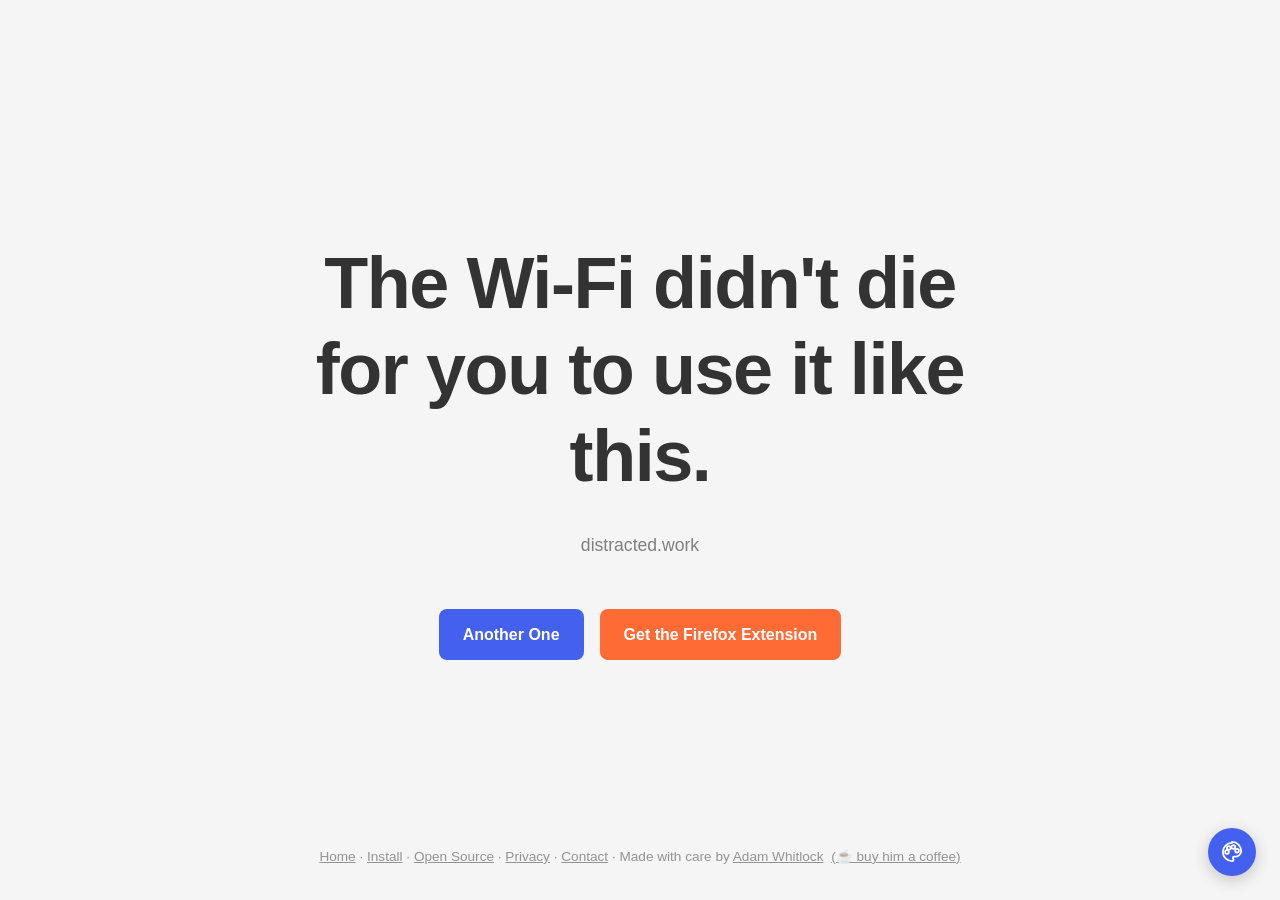
<file: index.html>
<!DOCTYPE html>
<html lang="en">
<head>
  <meta charset="UTF-8">
  <meta name="viewport" content="width=device-width, initial-scale=1.0">
  <title>Get Back to Work | distracted.work</title>
  <meta name="description" content="You're supposed to be working. Close this tab and get back to it.">
  <link rel="stylesheet" href="style.css">
  <link rel="stylesheet" href="themes.css">
  <style>
    body {
      display: flex; flex-direction: column; align-items: center; justify-content: center;
      min-height: 100vh; overflow: hidden; user-select: none;
    }

    .container { text-align: center; max-width: 800px; padding: 2rem; }

    #message {
      font-size: clamp(2rem, 6vw, 4.5rem); font-weight: 800;
      line-height: 1.2; letter-spacing: -0.02em; margin-bottom: 2rem;
      min-height: 3.6em;
      display: flex; align-items: center; justify-content: center;
      opacity: 0; animation: fadeIn 0.6s ease-out forwards;
    }

    .subtitle { font-size: 1.1rem; opacity: 0.6; margin-bottom: 3rem; }

    .actions { display: flex; gap: 1rem; justify-content: center; flex-wrap: wrap; }
  </style>
</head>
<body>
  <div class="container">
    <div id="message"></div>
    <p class="subtitle">distracted.work</p>
    <div class="actions">
      <button class="btn btn-primary" id="newMessage">Another One</button>
      <a class="btn btn-extension" href="install.html">Get the Firefox Extension</a>
    </div>
  </div>

  <footer class="site-footer" style="position: fixed; bottom: 0; left: 0; right: 0; margin-top: 0; border-top: none;">
    <a href="/">Home</a> &middot;
    <a href="install.html">Install</a> &middot;
    <a href="opensource.html">Open Source</a> &middot;
    <a href="privacy.html">Privacy</a> &middot;
    <a href="contact.html">Contact</a> &middot;
    Made with care by <a href="https://adamwhitlock.com" target="_blank">Adam Whitlock</a>
    <a class="coffee-link" href="https://ko-fi.com/adamwhitlock" target="_blank" rel="noopener">(☕ buy him a coffee)</a>
  </footer>

  <script src="theme-switcher.js"></script>
  <script>
    var MESSAGES = [
      "Oops, you did it again.",
      "This isn't what your to-do list looks like.",
      "Your future self is watching. And judging.",
      "That deadline isn't going to meet itself.",
      "Plot twist: this isn't productive.",
      "Your boss didn't pay for this tab.",
      "Procrastination level: expert. Now go back to work.",
      "You're not \"researching.\" You're avoiding.",
      "This page isn't going to write your report.",
      "Somewhere, a spreadsheet misses you.",
      "You have emails. So many emails.",
      "Remember that thing you were supposed to finish today?",
      "Distraction detected. Rerouting to productivity.",
      "Your calendar just sighed.",
      "Close the tab. Open the document.",
      "This is a sign. The sign says: get back to work.",
      "You were doing so well. What happened?",
      "Netflix will still be there at 5 PM.",
      "Your project manager can sense this.",
      "Imagine explaining this in your standup tomorrow.",
      "That task isn't going to complete itself. Probably.",
      "You've been \"taking a quick break\" for a while now.",
      "Your motivation called. It wants you back.",
      "Fun fact: this site won't help you hit your KPIs.",
      "Alt+F4 this distraction. Get back to it.",
      "You opened this tab by accident, right? Right.",
      "The Wi-Fi didn't die for you to use it like this.",
      "Your Slack status says 'Busy.' Act like it.",
      "What would your LinkedIn profile think?",
      "You're one closed tab away from being productive.",
      "Time is money. This tab is expensive.",
      "Your to-do list just got longer while you were here.",
      "Deep breaths. Close tab. Open IDE.",
      "This is the universe telling you to focus.",
      "You know what's cooler than this site? Finishing your work.",
      "Ctrl+W is your friend right now.",
      "The internet will survive without you for a few hours.",
      "You didn't wake up early for this.",
      "Your coffee is getting cold and your tasks are piling up.",
      "Every second here is a second not spent shipping."
    ];

    var lastIndex = -1;

    function getRandomMessage() {
      var index;
      do {
        index = Math.floor(Math.random() * MESSAGES.length);
      } while (index === lastIndex && MESSAGES.length > 1);
      lastIndex = index;
      return MESSAGES[index];
    }

    function displayMessage() {
      var el = document.getElementById('message');
      el.style.animation = 'none';
      void el.offsetHeight;
      el.style.animation = 'fadeIn 0.6s ease-out forwards';
      el.textContent = getRandomMessage();
    }

    document.addEventListener('DOMContentLoaded', function () {
      displayMessage();
      document.getElementById('newMessage').addEventListener('click', displayMessage);
    });
  </script>
</body>
</html>
</file>
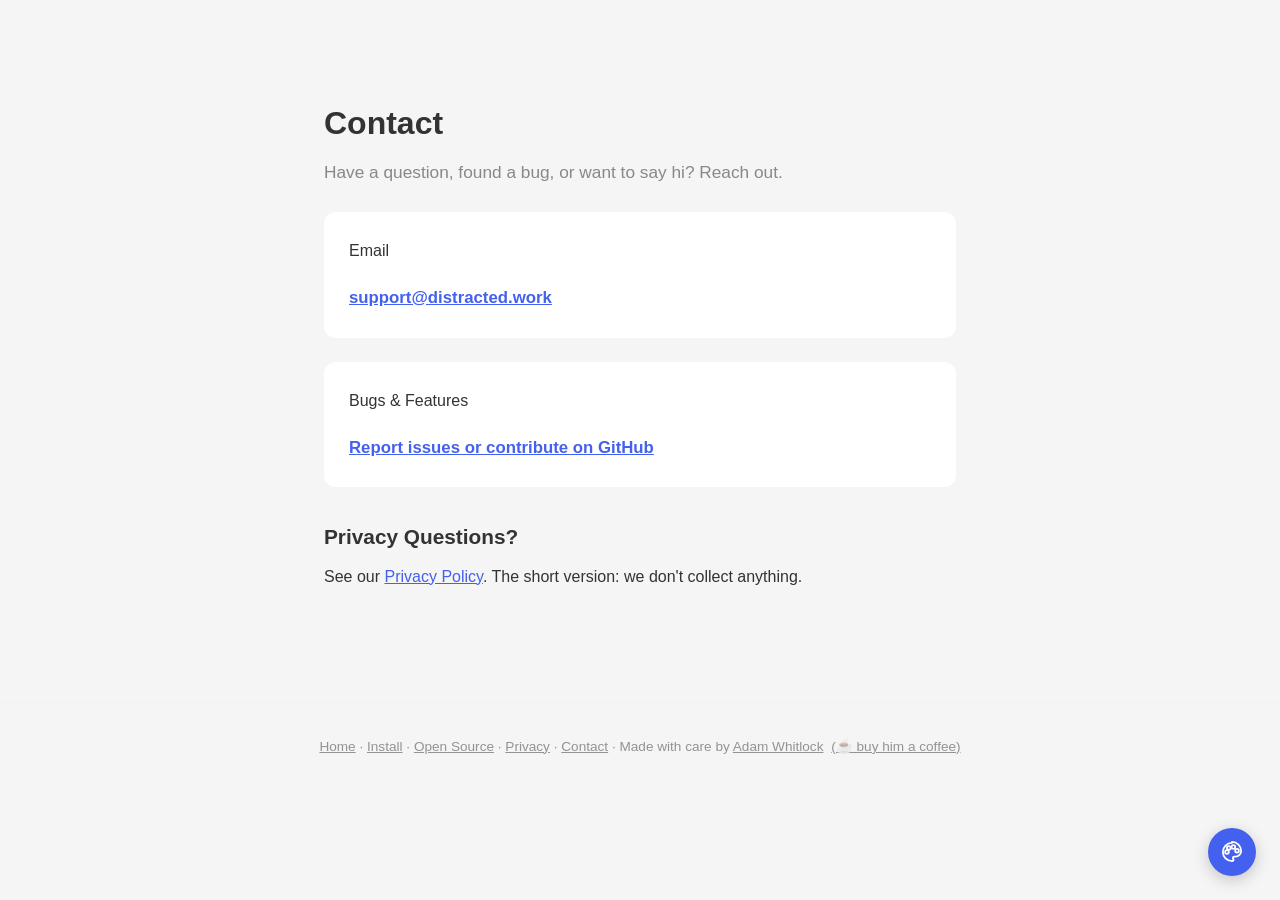
<file: contact.html>
<!DOCTYPE html>
<html lang="en">
<head>
  <meta charset="UTF-8">
  <meta name="viewport" content="width=device-width, initial-scale=1.0">
  <title>Contact | distracted.work</title>
  <meta name="description" content="Get in touch with the distracted.work team.">
  <link rel="stylesheet" href="style.css">
  <link rel="stylesheet" href="themes.css">
</head>
<body>
  <main class="page">
    <h1>Contact</h1>
    <p class="lead">Have a question, found a bug, or want to say hi? Reach out.</p>

    <div class="info-box">
      <p>Email</p>
      <a class="strong-link" id="emailLink" href="#">Loading...</a>
    </div>

    <div class="info-box">
      <p>Bugs &amp; Features</p>
      <a class="strong-link" href="opensource.html">Report issues or contribute on GitHub</a>
    </div>

    <h2>Privacy Questions?</h2>
    <p>See our <a href="privacy.html">Privacy Policy</a>. The short version: we don't collect anything.</p>
  </main>

  <footer class="site-footer">
    <a href="/">Home</a> &middot;
    <a href="install.html">Install</a> &middot;
    <a href="opensource.html">Open Source</a> &middot;
    <a href="privacy.html">Privacy</a> &middot;
    <a href="contact.html">Contact</a> &middot;
    Made with care by <a href="https://adamwhitlock.com" target="_blank">Adam Whitlock</a>
    <a class="coffee-link" href="https://ko-fi.com/adamwhitlock" target="_blank" rel="noopener">(☕ buy him a coffee)</a>
  </footer>

  <script src="theme-switcher.js"></script>
  <script>
    (function () {
      var u = 'support';
      var d = 'distracted.work';
      var link = document.getElementById('emailLink');
      var addr = u + '@' + d;
      link.href = 'mailto:' + addr;
      link.textContent = addr;
    })();
  </script>
</body>
</html>
</file>
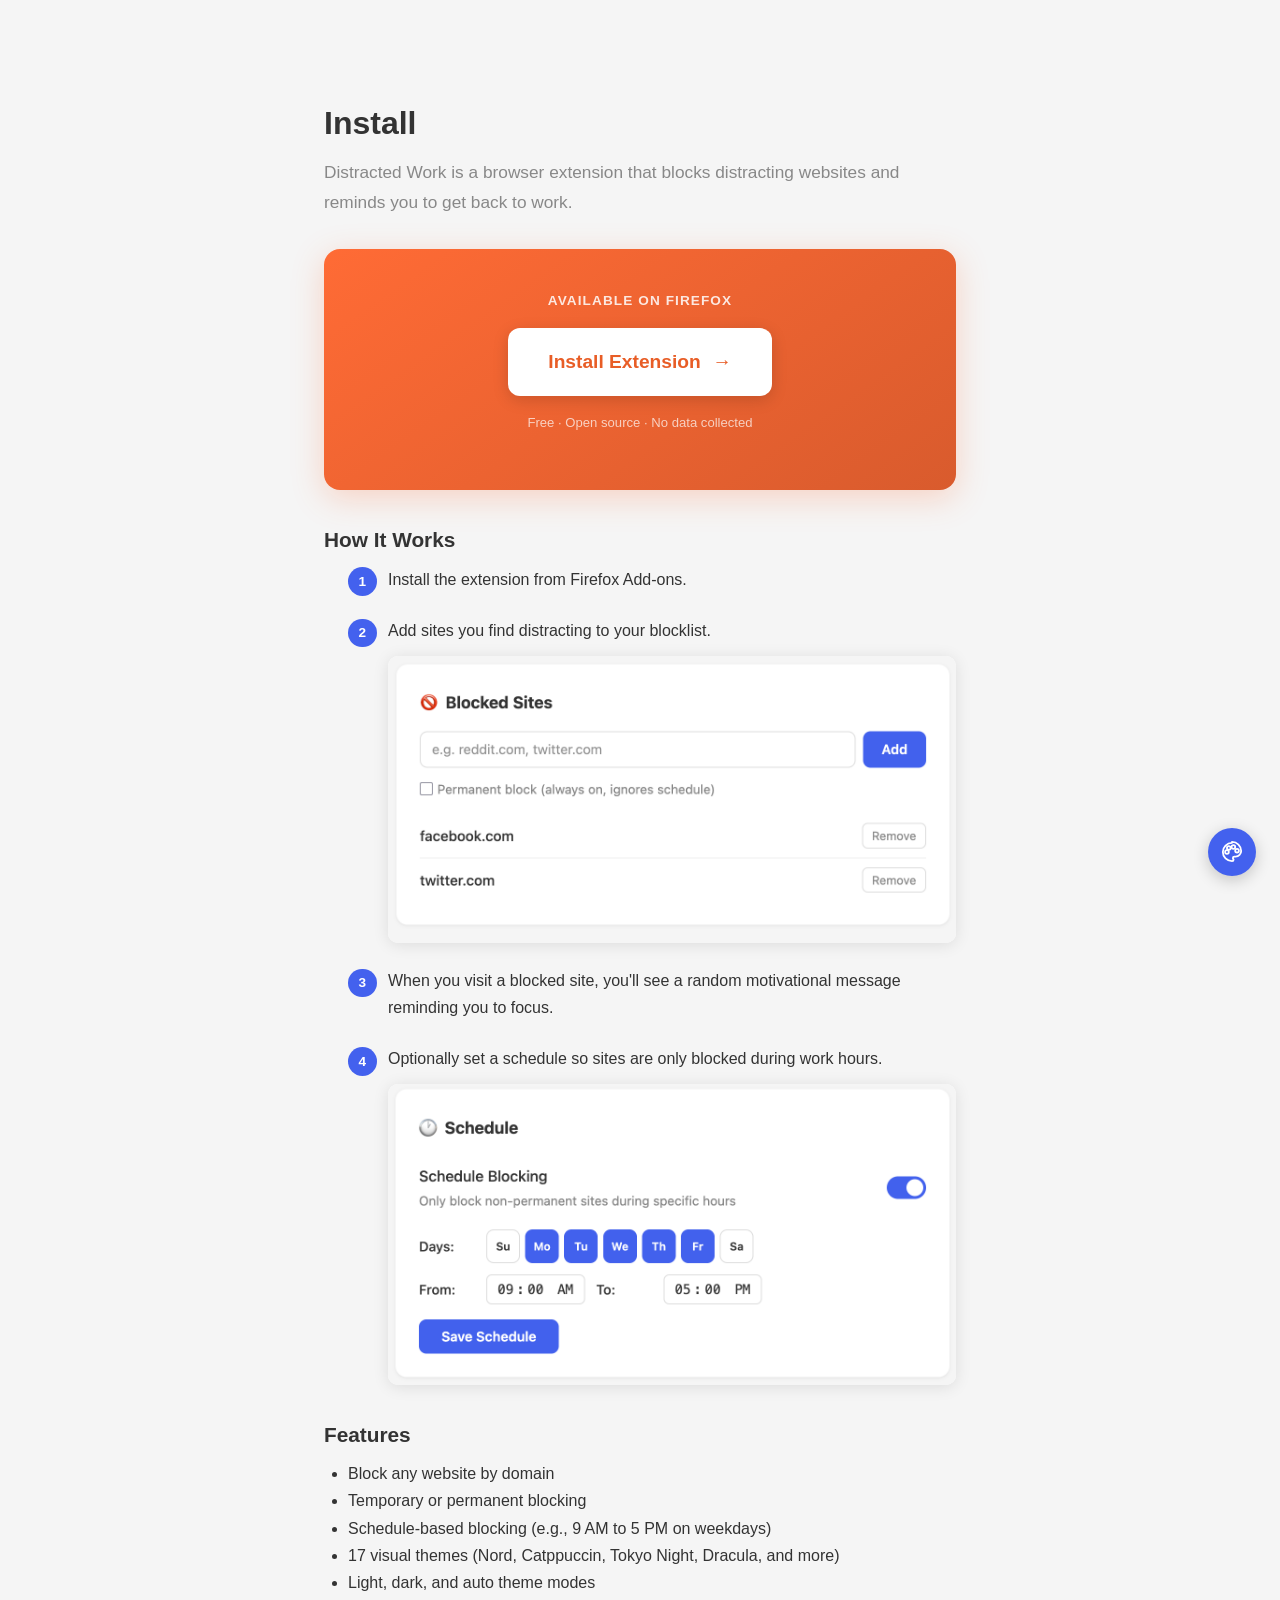
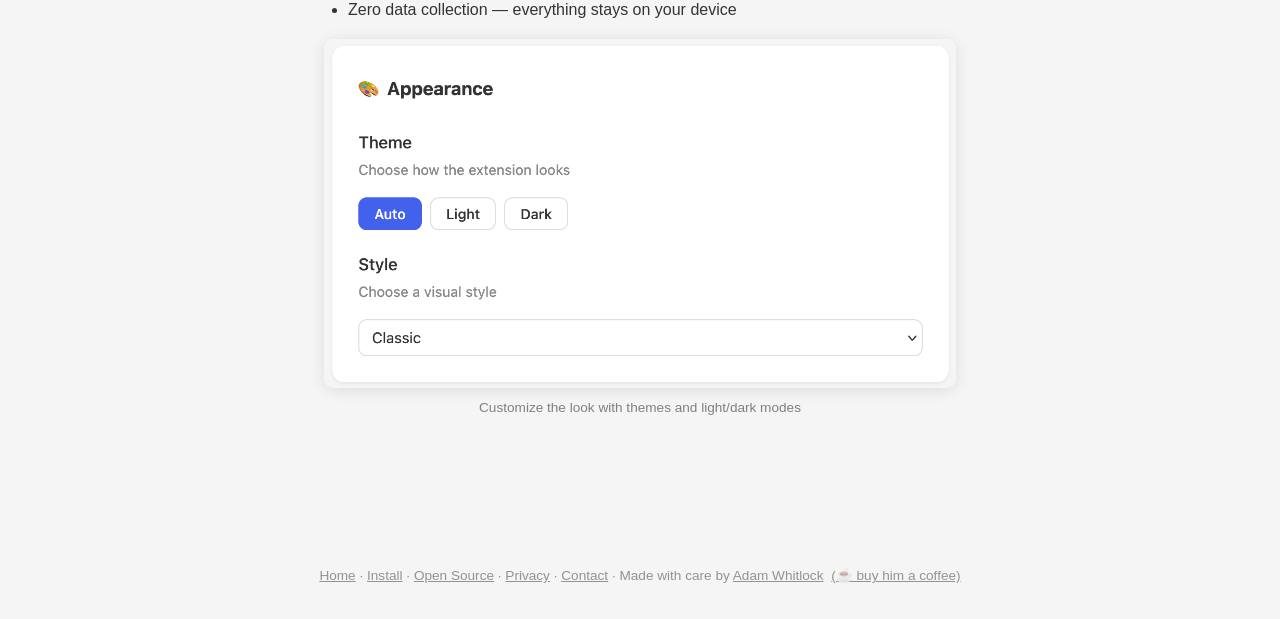
<file: install.html>
<!DOCTYPE html>
<html lang="en">
<head>
  <meta charset="UTF-8">
  <meta name="viewport" content="width=device-width, initial-scale=1.0">
  <title>Install | distracted.work</title>
  <meta name="description" content="Install the Distracted Work browser extension for Firefox.">
  <link rel="stylesheet" href="style.css">
  <link rel="stylesheet" href="themes.css">
</head>
<body>
  <main class="page">
    <h1>Install</h1>
    <p class="lead">Distracted Work is a browser extension that blocks distracting websites and reminds you to get back to work.</p>

    <div class="download-hero">
      <p class="download-label">Available on Firefox</p>
      <a class="btn btn-extension btn-lg" href="https://addons.mozilla.org/en-US/firefox/addon/distracted-work/" target="_blank" rel="noopener">
        Install Extension
        <span class="btn-arrow">&rarr;</span>
      </a>
      <p class="download-meta">Free &middot; Open source &middot; No data collected</p>
    </div>

    <h2>How It Works</h2>
    <ol class="steps">
      <li>Install the extension from Firefox Add-ons.</li>
      <li>
        Add sites you find distracting to your blocklist.
        <figure class="media-frame ratio-wide">
          <img src="images/blocked-sites.png" alt="Blocked Sites panel showing a blocklist with facebook.com and twitter.com" width="1216" height="614">
        </figure>
      </li>
      <li>When you visit a blocked site, you'll see a random motivational message reminding you to focus.</li>
      <li>
        Optionally set a schedule so sites are only blocked during work hours.
        <figure class="media-frame ratio-wide">
          <img src="images/schedule.png" alt="Schedule panel with weekday selection and 9 AM to 5 PM time range" width="1214" height="642">
        </figure>
      </li>
    </ol>

    <h2>Features</h2>
    <ul>
      <li>Block any website by domain</li>
      <li>Temporary or permanent blocking</li>
      <li>Schedule-based blocking (e.g., 9 AM to 5 PM on weekdays)</li>
      <li>17 visual themes (Nord, Catppuccin, Tokyo Night, Dracula, and more)</li>
      <li>Light, dark, and auto theme modes</li>
      <li>Zero data collection — everything stays on your device</li>
    </ul>

    <figure class="media-frame ratio-wide">
      <img src="images/apperance.png" alt="Appearance settings with Auto, Light, and Dark theme toggle and style dropdown" width="1214" height="670">
    </figure>
    <p class="media-caption">Customize the look with themes and light/dark modes</p>

  </main>

  <footer class="site-footer">
    <a href="/">Home</a> &middot;
    <a href="install.html">Install</a> &middot;
    <a href="opensource.html">Open Source</a> &middot;
    <a href="privacy.html">Privacy</a> &middot;
    <a href="contact.html">Contact</a> &middot;
    Made with care by <a href="https://adamwhitlock.com" target="_blank">Adam Whitlock</a>
    <a class="coffee-link" href="https://ko-fi.com/adamwhitlock" target="_blank" rel="noopener">(☕ buy him a coffee)</a>
  </footer>
  <script src="theme-switcher.js"></script>
</body>
</html>
</file>
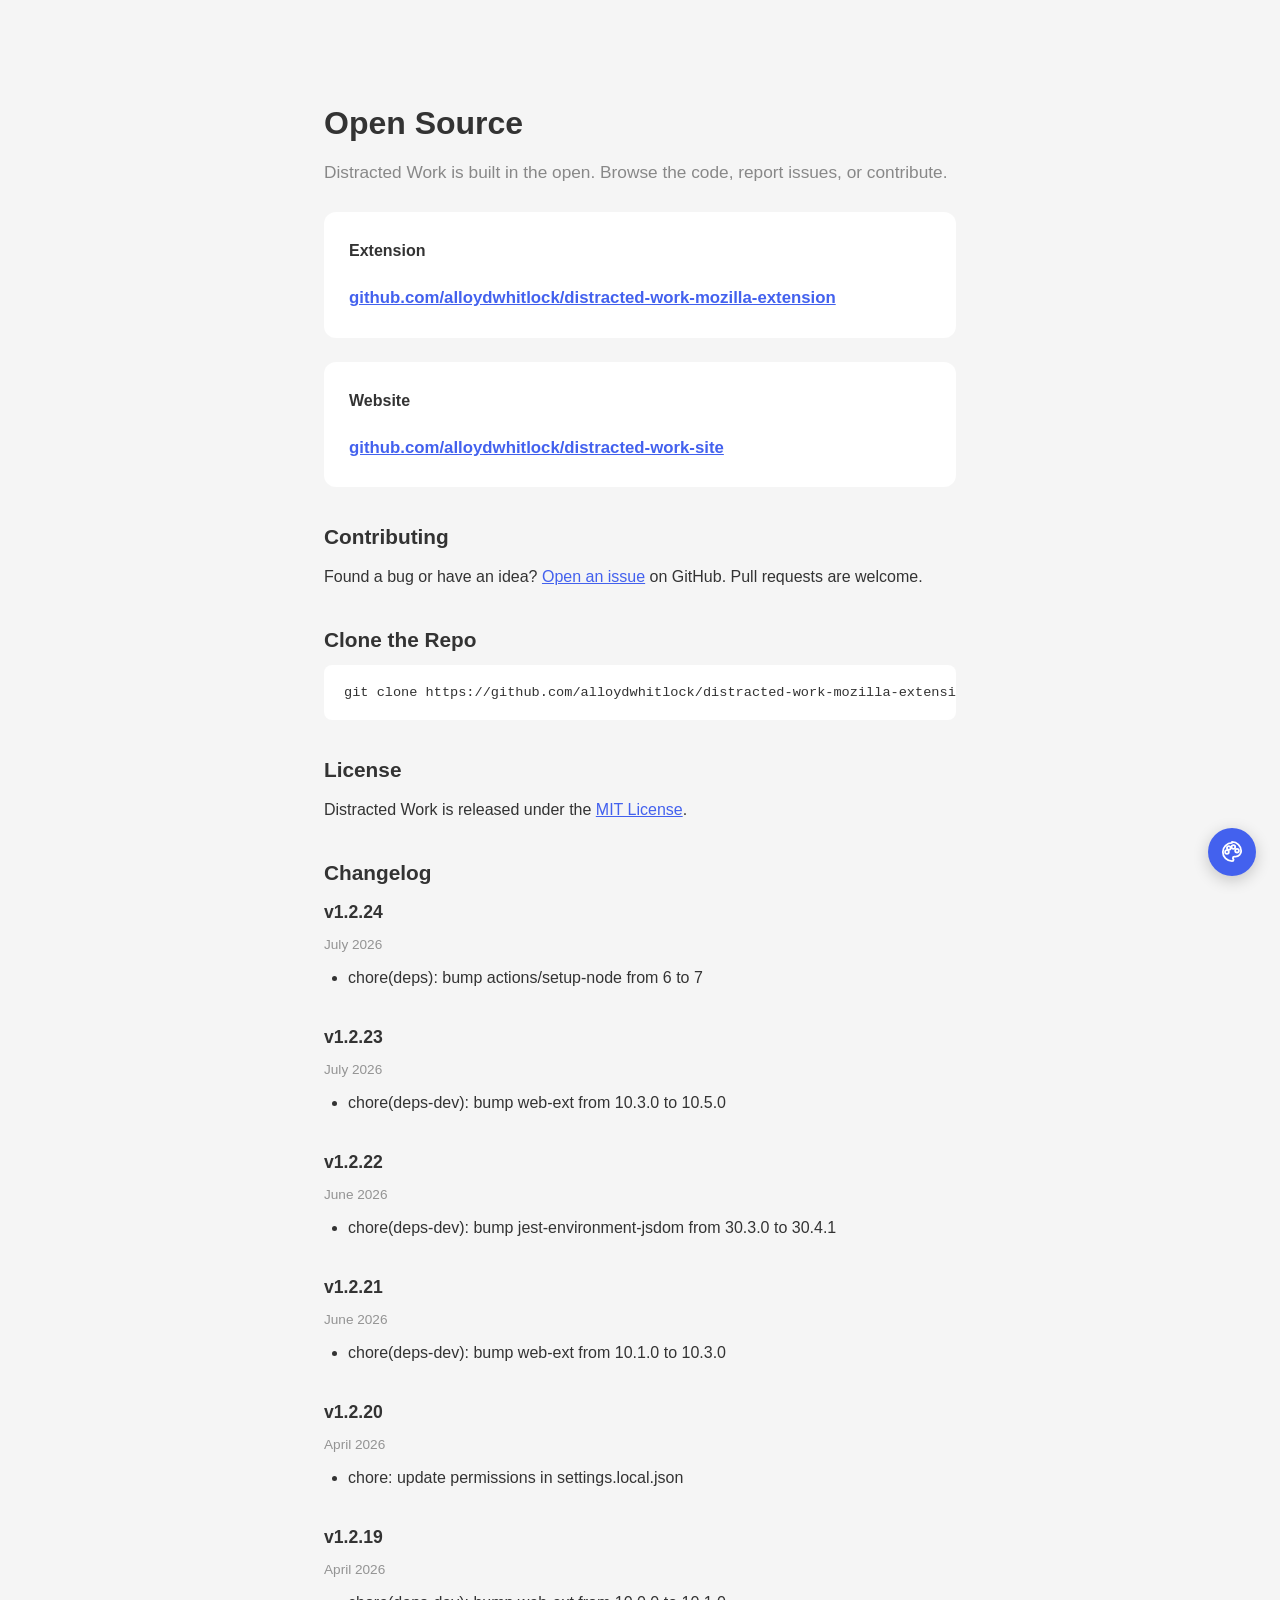
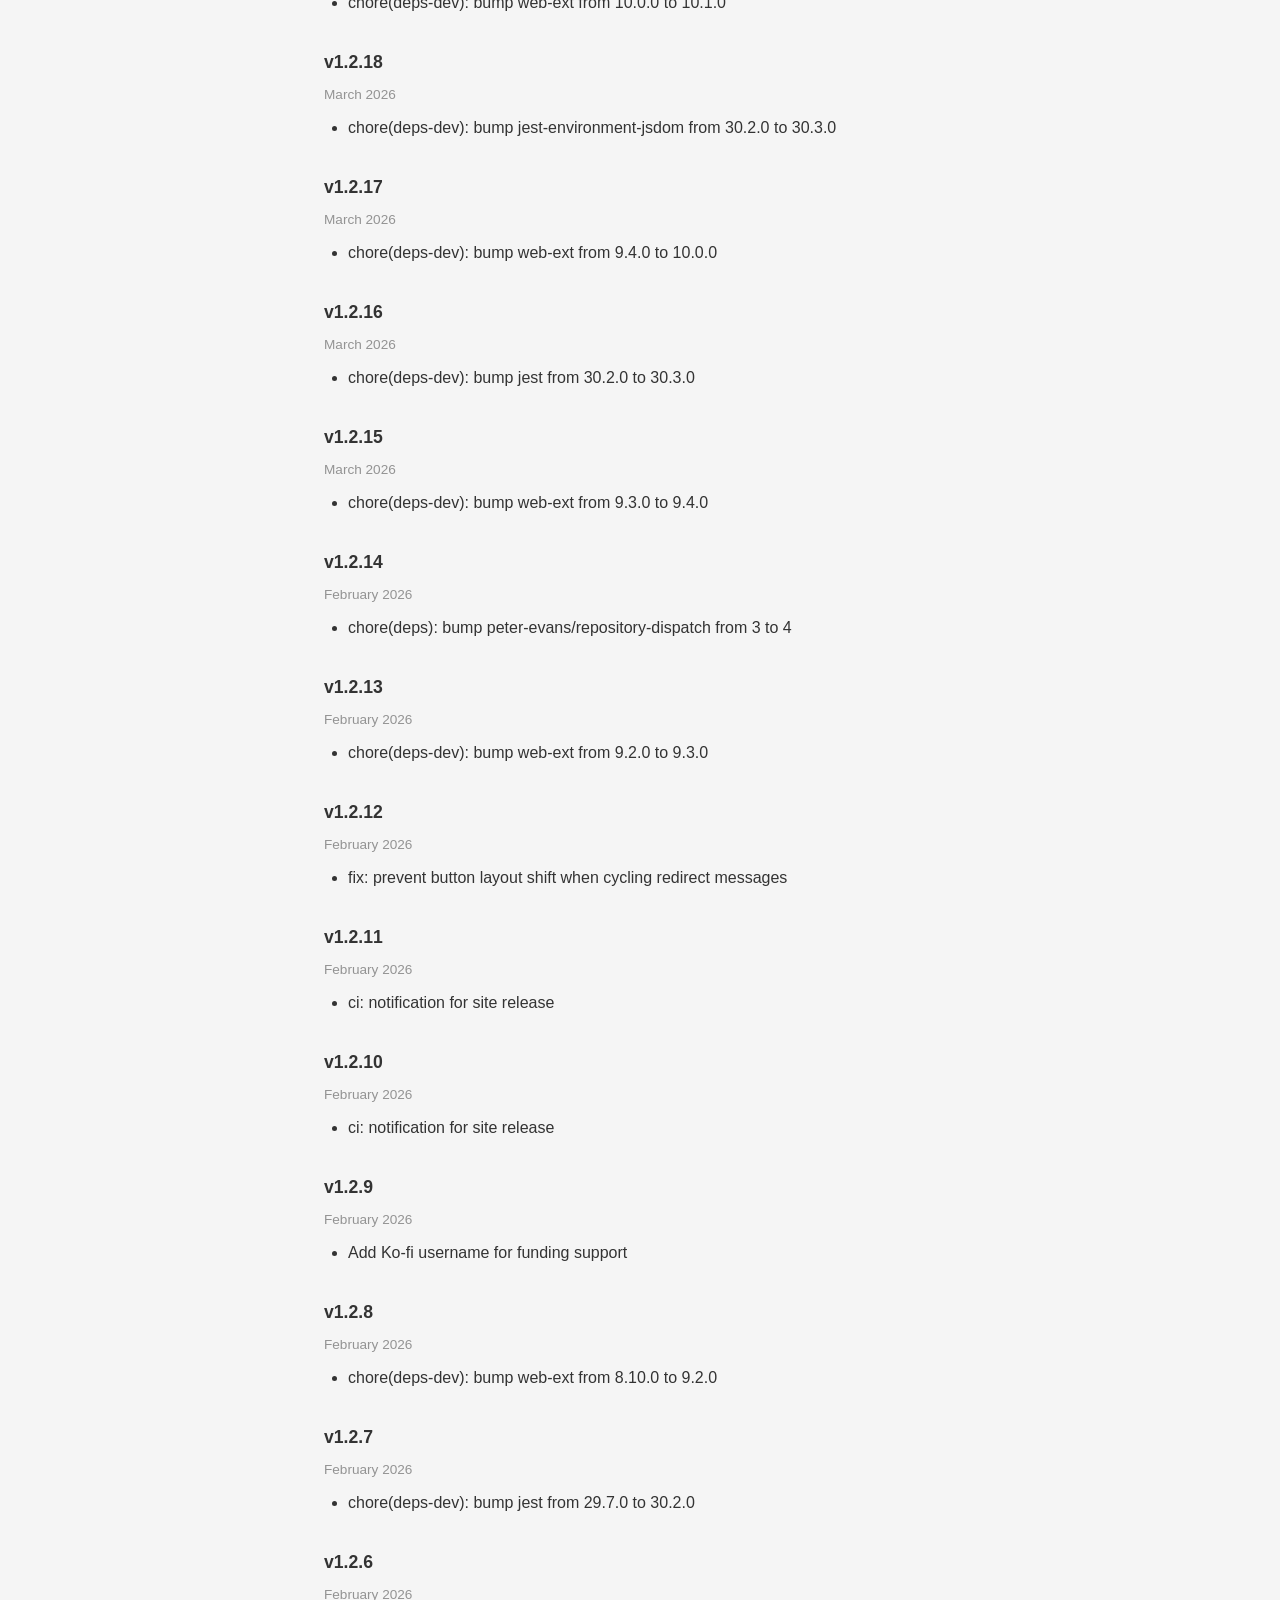
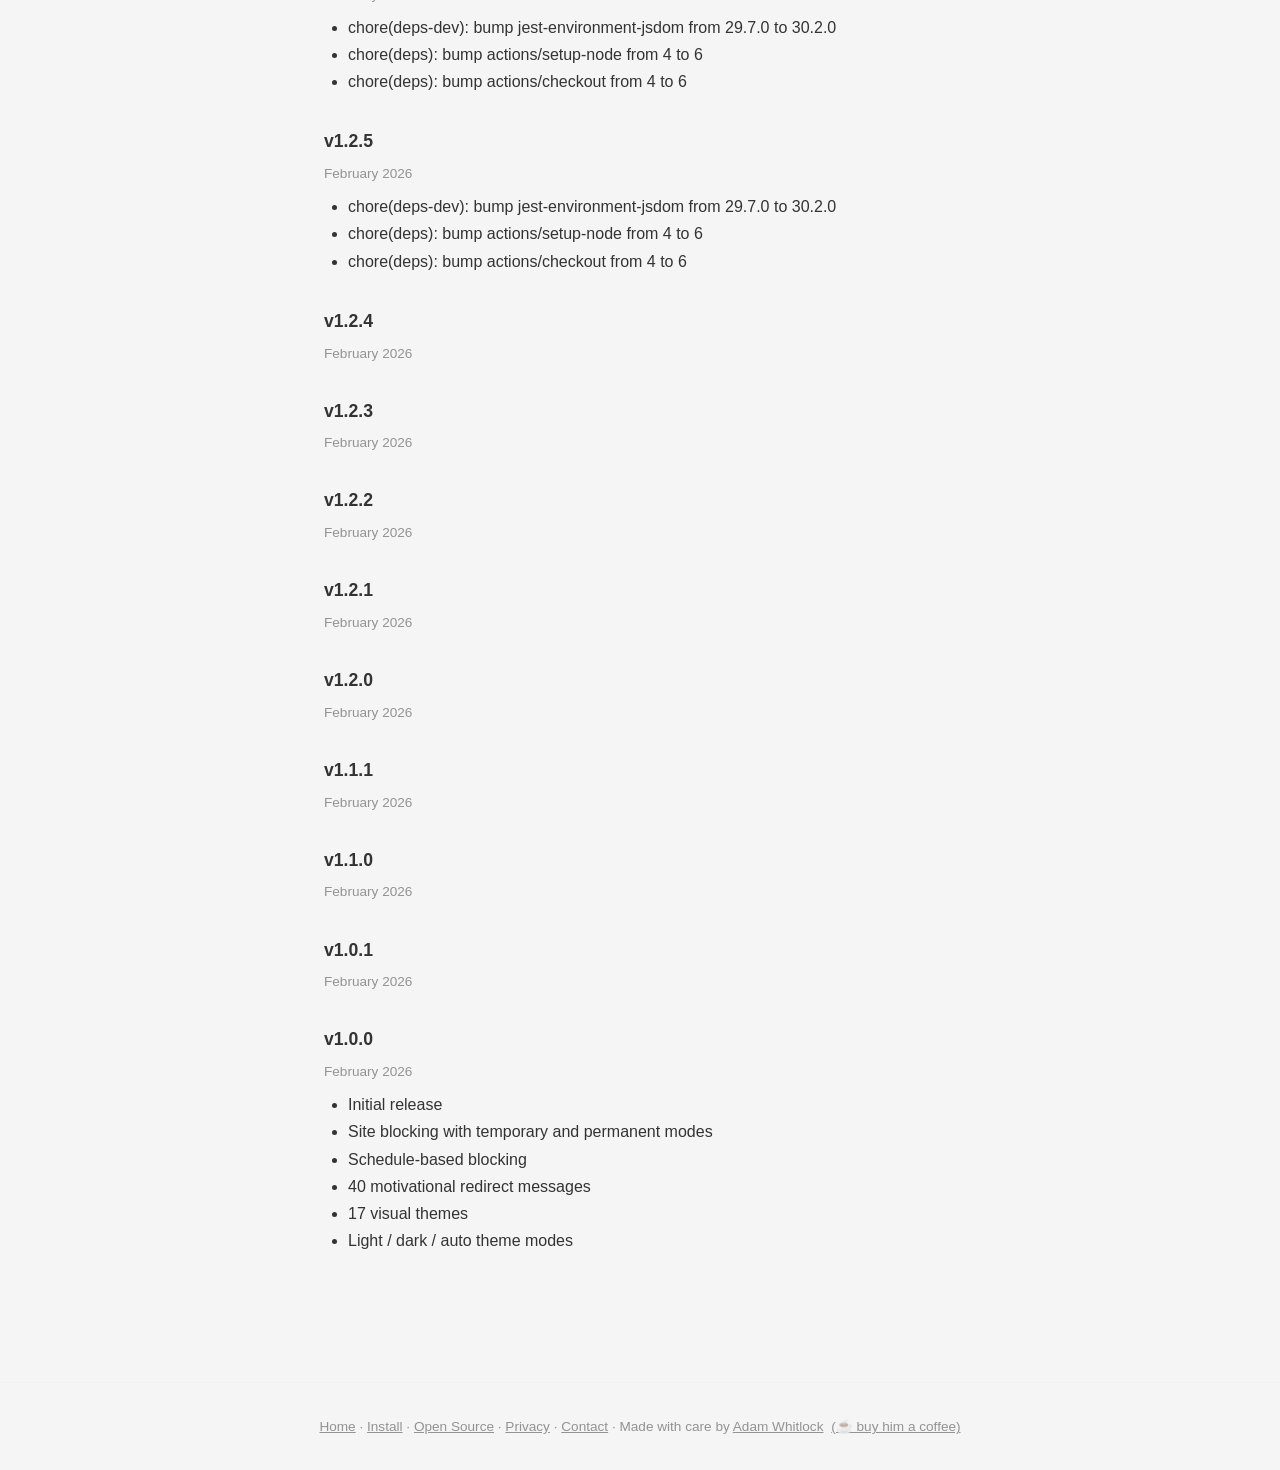
<file: opensource.html>
<!DOCTYPE html>
<html lang="en">
<head>
  <meta charset="UTF-8">
  <meta name="viewport" content="width=device-width, initial-scale=1.0">
  <title>Open Source | distracted.work</title>
  <meta name="description" content="Distracted Work is open source. View the code, contribute, and see what's changed.">
  <link rel="stylesheet" href="style.css">
  <link rel="stylesheet" href="themes.css">
</head>
<body>
  <main class="page">
    <h1>Open Source</h1>
    <p class="lead">Distracted Work is built in the open. Browse the code, report issues, or contribute.</p>

    <div class="info-box">
      <p><strong>Extension</strong></p>
      <a class="strong-link" href="https://github.com/alloydwhitlock/distracted-work-mozilla-extension" target="_blank">github.com/alloydwhitlock/distracted-work-mozilla-extension</a>
    </div>

    <div class="info-box">
      <p><strong>Website</strong></p>
      <a class="strong-link" href="https://github.com/alloydwhitlock/distracted-work-site" target="_blank">github.com/alloydwhitlock/distracted-work-site</a>
    </div>

    <h2>Contributing</h2>
    <p>Found a bug or have an idea? <a href="https://github.com/alloydwhitlock/distracted-work-mozilla-extension/issues" target="_blank">Open an issue</a> on GitHub. Pull requests are welcome.</p>

    <h2>Clone the Repo</h2>
    <pre><code>git clone https://github.com/alloydwhitlock/distracted-work-mozilla-extension.git</code></pre>

    <h2>License</h2>
    <p>Distracted Work is released under the <a href="https://github.com/alloydwhitlock/distracted-work-mozilla-extension/blob/main/LICENSE" target="_blank">MIT License</a>.</p>

    <h2>Changelog</h2>

    <!-- CHANGELOG_START -->
    <div class="changelog-entry">
      <h3>v1.2.24</h3>
      <p class="date">July 2026</p>
      <ul>
        <li>chore(deps): bump actions/setup-node from 6 to 7</li>
      </ul>
    </div>
    <div class="changelog-entry">
      <h3>v1.2.23</h3>
      <p class="date">July 2026</p>
      <ul>
        <li>chore(deps-dev): bump web-ext from 10.3.0 to 10.5.0</li>
      </ul>
    </div>
    <div class="changelog-entry">
      <h3>v1.2.22</h3>
      <p class="date">June 2026</p>
      <ul>
        <li>chore(deps-dev): bump jest-environment-jsdom from 30.3.0 to 30.4.1</li>
      </ul>
    </div>
    <div class="changelog-entry">
      <h3>v1.2.21</h3>
      <p class="date">June 2026</p>
      <ul>
        <li>chore(deps-dev): bump web-ext from 10.1.0 to 10.3.0</li>
      </ul>
    </div>
    <div class="changelog-entry">
      <h3>v1.2.20</h3>
      <p class="date">April 2026</p>
      <ul>
        <li>chore: update permissions in settings.local.json</li>
      </ul>
    </div>
    <div class="changelog-entry">
      <h3>v1.2.19</h3>
      <p class="date">April 2026</p>
      <ul>
        <li>chore(deps-dev): bump web-ext from 10.0.0 to 10.1.0</li>
      </ul>
    </div>
    <div class="changelog-entry">
      <h3>v1.2.18</h3>
      <p class="date">March 2026</p>
      <ul>
        <li>chore(deps-dev): bump jest-environment-jsdom from 30.2.0 to 30.3.0</li>
      </ul>
    </div>
    <div class="changelog-entry">
      <h3>v1.2.17</h3>
      <p class="date">March 2026</p>
      <ul>
        <li>chore(deps-dev): bump web-ext from 9.4.0 to 10.0.0</li>
      </ul>
    </div>
    <div class="changelog-entry">
      <h3>v1.2.16</h3>
      <p class="date">March 2026</p>
      <ul>
        <li>chore(deps-dev): bump jest from 30.2.0 to 30.3.0</li>
      </ul>
    </div>
    <div class="changelog-entry">
      <h3>v1.2.15</h3>
      <p class="date">March 2026</p>
      <ul>
        <li>chore(deps-dev): bump web-ext from 9.3.0 to 9.4.0</li>
      </ul>
    </div>
    <div class="changelog-entry">
      <h3>v1.2.14</h3>
      <p class="date">February 2026</p>
      <ul>
        <li>chore(deps): bump peter-evans/repository-dispatch from 3 to 4</li>
      </ul>
    </div>
    <div class="changelog-entry">
      <h3>v1.2.13</h3>
      <p class="date">February 2026</p>
      <ul>
        <li>chore(deps-dev): bump web-ext from 9.2.0 to 9.3.0</li>
      </ul>
    </div>
    <div class="changelog-entry">
      <h3>v1.2.12</h3>
      <p class="date">February 2026</p>
      <ul>
        <li>fix: prevent button layout shift when cycling redirect messages</li>
      </ul>
    </div>
    <div class="changelog-entry">
      <h3>v1.2.11</h3>
      <p class="date">February 2026</p>
      <ul>
        <li>ci: notification for site release</li>
      </ul>
    </div>
    <div class="changelog-entry">
      <h3>v1.2.10</h3>
      <p class="date">February 2026</p>
      <ul>
        <li>ci: notification for site release</li>
      </ul>
    </div>
    <div class="changelog-entry">
      <h3>v1.2.9</h3>
      <p class="date">February 2026</p>
      <ul>
        <li>Add Ko-fi username for funding support</li>
      </ul>
    </div>
    <div class="changelog-entry">
      <h3>v1.2.8</h3>
      <p class="date">February 2026</p>
      <ul>
        <li>chore(deps-dev): bump web-ext from 8.10.0 to 9.2.0</li>
      </ul>
    </div>
    <div class="changelog-entry">
      <h3>v1.2.7</h3>
      <p class="date">February 2026</p>
      <ul>
        <li>chore(deps-dev): bump jest from 29.7.0 to 30.2.0</li>
      </ul>
    </div>
    <div class="changelog-entry">
      <h3>v1.2.6</h3>
      <p class="date">February 2026</p>
      <ul>
        <li>chore(deps-dev): bump jest-environment-jsdom from 29.7.0 to 30.2.0</li>
        <li>chore(deps): bump actions/setup-node from 4 to 6</li>
        <li>chore(deps): bump actions/checkout from 4 to 6</li>
      </ul>
    </div>
    <div class="changelog-entry">
      <h3>v1.2.5</h3>
      <p class="date">February 2026</p>
      <ul>
        <li>chore(deps-dev): bump jest-environment-jsdom from 29.7.0 to 30.2.0</li>
        <li>chore(deps): bump actions/setup-node from 4 to 6</li>
        <li>chore(deps): bump actions/checkout from 4 to 6</li>
      </ul>
    </div>
    <div class="changelog-entry">
      <h3>v1.2.4</h3>
      <p class="date">February 2026</p>
    </div>
    <div class="changelog-entry">
      <h3>v1.2.3</h3>
      <p class="date">February 2026</p>
    </div>
    <div class="changelog-entry">
      <h3>v1.2.2</h3>
      <p class="date">February 2026</p>
    </div>
    <div class="changelog-entry">
      <h3>v1.2.1</h3>
      <p class="date">February 2026</p>
    </div>
    <div class="changelog-entry">
      <h3>v1.2.0</h3>
      <p class="date">February 2026</p>
    </div>
    <div class="changelog-entry">
      <h3>v1.1.1</h3>
      <p class="date">February 2026</p>
    </div>
    <div class="changelog-entry">
      <h3>v1.1.0</h3>
      <p class="date">February 2026</p>
    </div>
    <div class="changelog-entry">
      <h3>v1.0.1</h3>
      <p class="date">February 2026</p>
    </div>
    <div class="changelog-entry">
      <h3>v1.0.0</h3>
      <p class="date">February 2026</p>
      <ul>
        <li>Initial release</li>
        <li>Site blocking with temporary and permanent modes</li>
        <li>Schedule-based blocking</li>
        <li>40 motivational redirect messages</li>
        <li>17 visual themes</li>
        <li>Light / dark / auto theme modes</li>
      </ul>
    </div>
    <!-- CHANGELOG_END -->
  </main>

  <footer class="site-footer">
    <a href="/">Home</a> &middot;
    <a href="install.html">Install</a> &middot;
    <a href="opensource.html">Open Source</a> &middot;
    <a href="privacy.html">Privacy</a> &middot;
    <a href="contact.html">Contact</a> &middot;
    Made with care by <a href="https://adamwhitlock.com" target="_blank">Adam Whitlock</a>
    <a class="coffee-link" href="https://ko-fi.com/adamwhitlock" target="_blank" rel="noopener">&#40;&#9749; buy him a coffee&#41;</a>
  </footer>

  <script src="theme-switcher.js"></script>
</body>
</html>
</file>
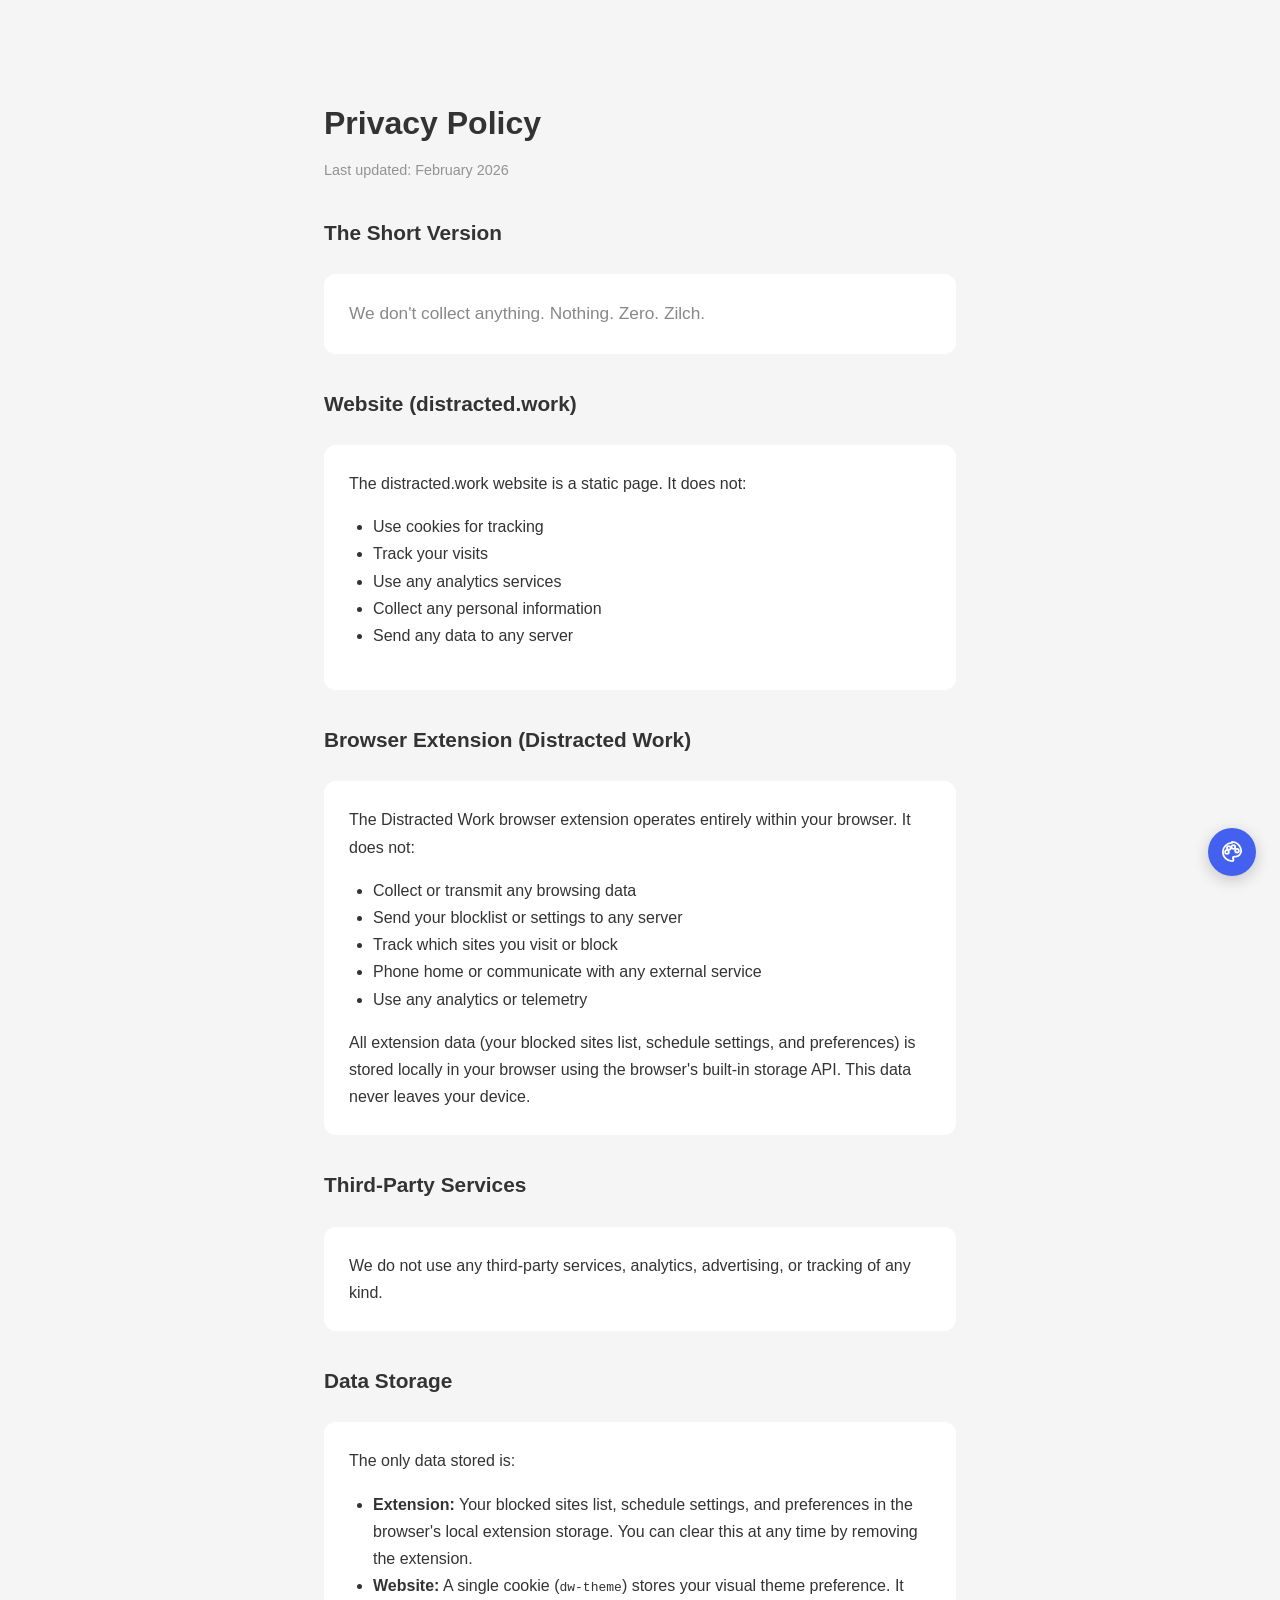
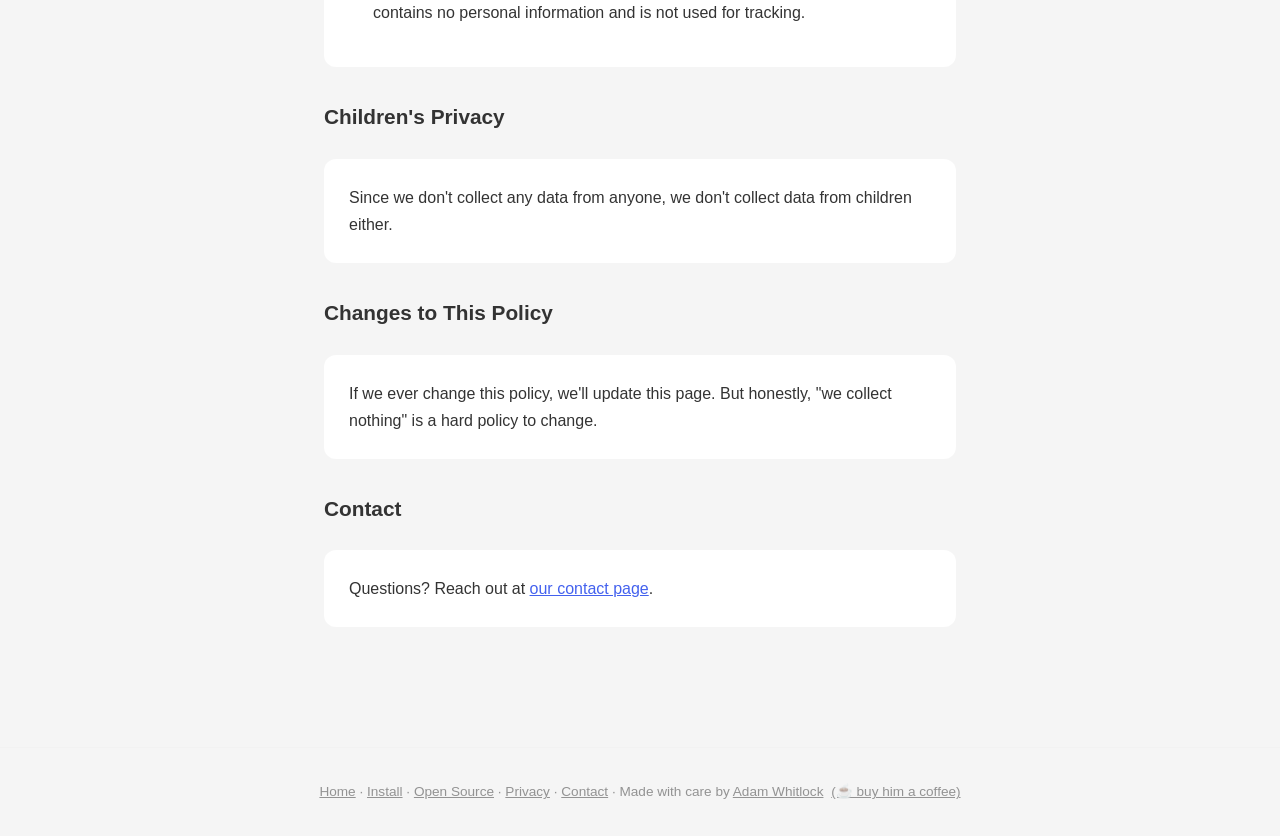
<file: privacy.html>
<!DOCTYPE html>
<html lang="en">
<head>
  <meta charset="UTF-8">
  <meta name="viewport" content="width=device-width, initial-scale=1.0">
  <title>Privacy Policy | distracted.work</title>
  <meta name="description" content="Privacy policy for distracted.work and the Distracted Work browser extension.">
  <link rel="stylesheet" href="style.css">
  <link rel="stylesheet" href="themes.css">
</head>
<body>
  <main class="page">
    <h1>Privacy Policy</h1>
    <p class="updated">Last updated: February 2026</p>

    <h2>The Short Version</h2>
    <div class="info-box">
      <p class="lead">We don't collect anything. Nothing. Zero. Zilch.</p>
    </div>

    <h2>Website (distracted.work)</h2>
    <div class="info-box">
      <p>The distracted.work website is a static page. It does not:</p>
      <ul>
        <li>Use cookies for tracking</li>
        <li>Track your visits</li>
        <li>Use any analytics services</li>
        <li>Collect any personal information</li>
        <li>Send any data to any server</li>
      </ul>
    </div>

    <h2>Browser Extension (Distracted Work)</h2>
    <div class="info-box">
      <p>The Distracted Work browser extension operates entirely within your browser. It does not:</p>
      <ul>
        <li>Collect or transmit any browsing data</li>
        <li>Send your blocklist or settings to any server</li>
        <li>Track which sites you visit or block</li>
        <li>Phone home or communicate with any external service</li>
        <li>Use any analytics or telemetry</li>
      </ul>
      <p>All extension data (your blocked sites list, schedule settings, and preferences) is stored locally in your browser using the browser's built-in storage API. This data never leaves your device.</p>
    </div>

    <h2>Third-Party Services</h2>
    <div class="info-box">
      <p>We do not use any third-party services, analytics, advertising, or tracking of any kind.</p>
    </div>

    <h2>Data Storage</h2>
    <div class="info-box">
      <p>The only data stored is:</p>
      <ul>
        <li><strong>Extension:</strong> Your blocked sites list, schedule settings, and preferences in the browser's local extension storage. You can clear this at any time by removing the extension.</li>
        <li><strong>Website:</strong> A single cookie (<code>dw-theme</code>) stores your visual theme preference. It contains no personal information and is not used for tracking.</li>
      </ul>
    </div>

    <h2>Children's Privacy</h2>
    <div class="info-box">
      <p>Since we don't collect any data from anyone, we don't collect data from children either.</p>
    </div>

    <h2>Changes to This Policy</h2>
    <div class="info-box">
      <p>If we ever change this policy, we'll update this page. But honestly, "we collect nothing" is a hard policy to change.</p>
    </div>

    <h2>Contact</h2>
    <div class="info-box">
      <p>Questions? Reach out at <a href="contact.html">our contact page</a>.</p>
    </div>
  </main>

  <footer class="site-footer">
    <a href="/">Home</a> &middot;
    <a href="install.html">Install</a> &middot;
    <a href="opensource.html">Open Source</a> &middot;
    <a href="privacy.html">Privacy</a> &middot;
    <a href="contact.html">Contact</a> &middot;
    Made with care by <a href="https://adamwhitlock.com" target="_blank">Adam Whitlock</a>
    <a class="coffee-link" href="https://ko-fi.com/adamwhitlock" target="_blank" rel="noopener">(☕ buy him a coffee)</a>
  </footer>
  <script src="theme-switcher.js"></script>
</body>
</html>
</file>
<file: style.css>
* { margin: 0; padding: 0; box-sizing: border-box; }

body {
  font-family: -apple-system, BlinkMacSystemFont, 'Segoe UI', Roboto, Helvetica, Arial, sans-serif;
  line-height: 1.7;
  background-color: var(--bg); color: var(--text);
}

a { color: var(--accent); }

/* Buttons */
.btn {
  padding: 0.75rem 1.5rem; border: none; border-radius: 8px;
  font-size: 1rem; font-weight: 600; cursor: pointer;
  transition: transform 0.15s, box-shadow 0.15s; text-decoration: none;
  display: inline-block;
}
.btn:hover { transform: translateY(-2px); box-shadow: 0 4px 12px rgba(0,0,0,0.15); }
.btn:active { transform: translateY(0); }
.btn-primary { background-color: var(--accent); color: #fff; }
.btn-secondary { background-color: transparent; border: 2px solid currentColor; opacity: 0.7; }
.btn-extension { background-color: var(--cta); color: #fff; }

/* Page content layout */
.page {
  max-width: 680px; margin: 0 auto;
  padding: 6rem 1.5rem 3rem;
}
.page h1 { font-size: 2rem; margin-bottom: 0.5rem; }
.page h2 { margin-top: 2rem; margin-bottom: 0.5rem; font-size: 1.3rem; }
.page p, .page ul, .page ol { margin-bottom: 1rem; }
.page ul, .page ol { padding-left: 1.5rem; }
.page .updated { opacity: 0.5; margin-bottom: 2rem; font-size: 0.9rem; }
.page .lead { font-size: 1.08rem; color: var(--text-muted); }

.info-box {
  background: var(--card-bg);
  border: 1px solid var(--card-border);
  border-radius: 12px;
  padding: 1.5rem;
  margin: 1.5rem 0;
}
.info-box p:last-child { margin-bottom: 0; }

/* Download hero CTA */
.download-hero {
  text-align: center;
  background: linear-gradient(145deg, var(--cta), color-mix(in srgb, var(--cta) 85%, black));
  border-radius: 16px;
  padding: 2.5rem 2rem;
  margin: 2rem 0;
  box-shadow: 0 8px 32px rgba(255, 107, 53, 0.25);
  color: #fff;
}
.download-label {
  font-size: 0.85rem;
  font-weight: 600;
  text-transform: uppercase;
  letter-spacing: 0.08em;
  opacity: 0.85;
  margin-bottom: 1.25rem;
}
.btn-lg {
  padding: 1.1rem 2.5rem;
  font-size: 1.2rem;
  border-radius: 12px;
}
.download-hero .btn-extension {
  background: #fff;
  color: #e85d26;
  box-shadow: 0 4px 16px rgba(0, 0, 0, 0.15);
}
.download-hero .btn-extension:hover {
  box-shadow: 0 8px 28px rgba(0, 0, 0, 0.2);
}
.btn-arrow {
  display: inline-block;
  margin-left: 0.4rem;
  transition: transform 0.15s;
}
.download-hero .btn-extension:hover .btn-arrow {
  transform: translateX(4px);
}
.download-meta {
  font-size: 0.82rem;
  opacity: 0.7;
  margin-top: 1rem;
  margin-bottom: 0;
}

.steps { counter-reset: step; list-style: none; padding-left: 0; }
.steps li {
  counter-increment: step;
  margin-bottom: 1.5rem;
  padding-left: 2.5rem;
  position: relative;
}
.steps li::before {
  content: counter(step);
  position: absolute; left: 0; top: 0.1rem;
  width: 1.8rem; height: 1.8rem; border-radius: 50%;
  background: var(--accent); color: #fff; font-weight: 700; font-size: 0.85rem;
  display: flex; align-items: center; justify-content: center;
}

.media-frame {
  border-radius: 10px;
  overflow: hidden;
  margin: 0.75rem 0 0.5rem;
  box-shadow: 0 2px 16px rgba(0,0,0,0.10);
  background: var(--card-bg);
}
.media-frame img {
  width: 100%;
  height: auto;
  display: block;
}
.media-caption {
  font-size: 0.85rem;
  opacity: 0.6;
  text-align: center;
  margin-bottom: 1.5rem;
}

.changelog-entry { margin-bottom: 2rem; }
.changelog-entry h3 { font-size: 1.1rem; margin-bottom: 0.3rem; }
.changelog-entry .date { opacity: 0.5; font-size: 0.85rem; margin-bottom: 0.5rem; }
.changelog-entry ul { margin-bottom: 0; }

.strong-link {
  font-size: 1.05rem;
  font-weight: 600;
  display: inline-block;
  margin-top: 0.25rem;
}

/* Code blocks */
.page pre {
  background: var(--card-bg); border-radius: 8px;
  padding: 1rem 1.25rem; overflow-x: auto; margin-bottom: 1rem;
}
.page pre code {
  font-family: 'SF Mono', SFMono-Regular, Consolas, 'Liberation Mono', Menlo, monospace;
  font-size: 0.85rem;
}

/* Footer */
.site-footer {
  text-align: center; padding: 2rem 1.5rem; margin-top: 3rem;
  font-size: 0.85rem; opacity: 0.5;
  border-top: 1px solid var(--divider);
}
.site-footer a { color: inherit; }
.site-footer .coffee-link { margin-left: 0.25rem; }

/* Theme FAB */
.theme-fab-container {
  position: fixed; bottom: 1.5rem; right: 1.5rem; z-index: 1000;
}
.theme-fab-btn {
  width: 48px; height: 48px; border-radius: 50%; border: none;
  color: #fff; cursor: pointer;
  box-shadow: 0 4px 16px rgba(0,0,0,0.2);
  display: flex; align-items: center; justify-content: center;
  transition: transform 0.15s, box-shadow 0.15s, background-color 0.2s;
}
.theme-fab-btn:hover {
  transform: scale(1.08);
  box-shadow: 0 6px 20px rgba(0,0,0,0.25);
}
.theme-fab-panel {
  position: absolute; bottom: 60px; right: 0;
  background: var(--card-bg, #fff); border: 1px solid var(--card-border, #e0e0e0);
  border-radius: 16px; padding: 1rem;
  box-shadow: 0 8px 32px rgba(0,0,0,0.15);
  opacity: 0; transform: translateY(8px) scale(0.95);
  pointer-events: none;
  transition: opacity 0.2s ease, transform 0.2s ease;
  min-width: 220px;
}
.theme-fab-panel.open {
  opacity: 1; transform: translateY(0) scale(1);
  pointer-events: auto;
}
.theme-mode-row {
  display: flex; gap: 0.25rem; margin-bottom: 0.75rem;
}
.theme-mode-btn {
  flex: 1; padding: 0.4rem; border: 1px solid var(--divider, #e0e0e0);
  border-radius: 8px; background: transparent; color: var(--text, #333);
  font-size: 0.8rem; font-weight: 600; cursor: pointer;
  transition: background-color 0.15s, border-color 0.15s;
}
.theme-mode-btn.active {
  background: var(--accent, #4361ee); color: #fff;
  border-color: var(--accent, #4361ee);
}
.theme-swatch-grid {
  display: grid; grid-template-columns: repeat(6, 1fr); gap: 0.4rem;
}
.theme-swatch {
  width: 28px; height: 28px; border-radius: 50%; border: 2px solid transparent;
  cursor: pointer; transition: transform 0.15s, border-color 0.15s;
  padding: 0; position: relative;
}
.theme-swatch:hover { transform: scale(1.15); }
.theme-swatch:hover::after {
  content: attr(title);
  position: absolute; bottom: 100%; left: 50%; transform: translateX(-50%);
  background: var(--text, #333); color: var(--bg, #fff);
  font-size: 0.7rem; font-weight: 600; white-space: nowrap;
  padding: 0.2rem 0.5rem; border-radius: 4px;
  margin-bottom: 4px; pointer-events: none;
}
.theme-swatch.active {
  border-color: var(--text, #333);
  box-shadow: 0 0 0 2px var(--bg, #fff);
}

/* Fade-in animation */
@keyframes fadeIn {
  from { opacity: 0; transform: translateY(20px); }
  to { opacity: 1; transform: translateY(0); }
}
</file>
<file: themes.css>
/**
 * Distracted Work Site - Theme Definitions
 * CSS custom properties per theme, applied via data-style attribute on <body>.
 * Sourced from the distracted.work extension's shared/themes.css.
 */

/* === Classic (default) === */
body.light {
  --bg: #f5f5f5; --text: #333; --text-muted: #888;
  --card-bg: #fff; --card-border: transparent;
  --accent: #4361ee; --accent-hover: #3651d4;
  --input-bg: #fff; --input-border: #ddd; --divider: #f0f0f0;
  --cta: #ff6b35;
}
body.dark {
  --bg: #1a1a2e; --text: #e0e0e0; --text-muted: #888;
  --card-bg: #16213e; --card-border: #1a1a4e;
  --accent: #4361ee; --accent-hover: #3651d4;
  --input-bg: #0f3460; --input-border: #1a1a4e; --divider: #1a1a4e;
  --cta: #ff6b35;
}

/* === New York === */
body[data-style="new-york"].light {
  --bg: #faf9f6; --text: #121212; --text-muted: #666;
  --card-bg: #fff; --card-border: #e0ddd8;
  --accent: #326891; --accent-hover: #2a5a7e;
  --input-bg: #fff; --input-border: #e0ddd8; --divider: #e0ddd8;
  --cta: #ff6b35;
}
body[data-style="new-york"].dark {
  --bg: #121212; --text: #f0f0f0; --text-muted: #999;
  --card-bg: #1a1a1a; --card-border: #333;
  --accent: #326891; --accent-hover: #2a5a7e;
  --input-bg: #1a1a1a; --input-border: #333; --divider: #333;
  --cta: #ff6b35;
}

/* === Nord === */
body[data-style="nord"].light {
  --bg: #eceff4; --text: #2e3440; --text-muted: #4c566a;
  --card-bg: #e5e9f0; --card-border: #d8dee9;
  --accent: #5e81ac; --accent-hover: #4c6e96;
  --input-bg: #e5e9f0; --input-border: #d8dee9; --divider: #d8dee9;
  --cta: #ff6b35;
}
body[data-style="nord"].dark {
  --bg: #2e3440; --text: #d8dee9; --text-muted: #81a1c1;
  --card-bg: #3b4252; --card-border: #434c5e;
  --accent: #88c0d0; --accent-hover: #5e81ac;
  --input-bg: #3b4252; --input-border: #434c5e; --divider: #434c5e;
  --cta: #ff6b35;
}

/* === Catppuccin === */
body[data-style="catppuccin"].light {
  --bg: #eff1f5; --text: #4c4f69; --text-muted: #6c6f85;
  --card-bg: #e6e9ef; --card-border: #ccd0da;
  --accent: #1e66f5; --accent-hover: #1a5adb;
  --input-bg: #e6e9ef; --input-border: #ccd0da; --divider: #ccd0da;
  --cta: #ff6b35;
}
body[data-style="catppuccin"].dark {
  --bg: #1e1e2e; --text: #cdd6f4; --text-muted: #a6adc8;
  --card-bg: #313244; --card-border: #45475a;
  --accent: #89b4fa; --accent-hover: #74a8fc;
  --input-bg: #313244; --input-border: #45475a; --divider: #45475a;
  --cta: #ff6b35;
}

/* === Tokyo Night === */
body[data-style="tokyo-night"].light {
  --bg: #d5d6db; --text: #343b58; --text-muted: #565a6e;
  --card-bg: #cbccd1; --card-border: #b4b5b9;
  --accent: #34548a; --accent-hover: #2a4370;
  --input-bg: #cbccd1; --input-border: #b4b5b9; --divider: #b4b5b9;
  --cta: #ff6b35;
}
body[data-style="tokyo-night"].dark {
  --bg: #1a1b26; --text: #a9b1d6; --text-muted: #565f89;
  --card-bg: #24283b; --card-border: #414868;
  --accent: #7aa2f7; --accent-hover: #89b4fa;
  --input-bg: #24283b; --input-border: #414868; --divider: #414868;
  --cta: #ff6b35;
}

/* === Molokai === */
body[data-style="molokai"].light {
  --bg: #fafaf5; --text: #272822; --text-muted: #75715e;
  --card-bg: #f8f8f2; --card-border: #e0e0d0;
  --accent: #f92672; --accent-hover: #d11a60;
  --input-bg: #f8f8f2; --input-border: #e0e0d0; --divider: #e0e0d0;
  --cta: #ff6b35;
}
body[data-style="molokai"].dark {
  --bg: #1b1d1e; --text: #f8f8f2; --text-muted: #75715e;
  --card-bg: #272822; --card-border: #3e3d32;
  --accent: #a6e22e; --accent-hover: #8cc417;
  --input-bg: #272822; --input-border: #3e3d32; --divider: #3e3d32;
  --cta: #ff6b35;
}

/* === Dracula === */
body[data-style="dracula"].light {
  --bg: #f8f8f2; --text: #282a36; --text-muted: #6272a4;
  --card-bg: #fff; --card-border: #e0e0e0;
  --accent: #bd93f9; --accent-hover: #a87af5;
  --input-bg: #fff; --input-border: #e0e0e0; --divider: #e0e0e0;
  --cta: #ff6b35;
}
body[data-style="dracula"].dark {
  --bg: #282a36; --text: #f8f8f2; --text-muted: #6272a4;
  --card-bg: #44475a; --card-border: #6272a4;
  --accent: #bd93f9; --accent-hover: #a87af5;
  --input-bg: #44475a; --input-border: #6272a4; --divider: #6272a4;
  --cta: #ff6b35;
}

/* === Solarized === */
body[data-style="solarized"].light {
  --bg: #fdf6e3; --text: #657b83; --text-muted: #93a1a1;
  --card-bg: #eee8d5; --card-border: #d3cbae;
  --accent: #268bd2; --accent-hover: #1a6da8;
  --input-bg: #eee8d5; --input-border: #d3cbae; --divider: #d3cbae;
  --cta: #ff6b35;
}
body[data-style="solarized"].dark {
  --bg: #002b36; --text: #839496; --text-muted: #586e75;
  --card-bg: #073642; --card-border: #004052;
  --accent: #268bd2; --accent-hover: #1a6da8;
  --input-bg: #073642; --input-border: #004052; --divider: #004052;
  --cta: #ff6b35;
}

/* === Gruvbox === */
body[data-style="gruvbox"].light {
  --bg: #fbf1c7; --text: #3c3836; --text-muted: #7c6f64;
  --card-bg: #ebdbb2; --card-border: #d5c4a1;
  --accent: #d65d0e; --accent-hover: #af3a03;
  --input-bg: #ebdbb2; --input-border: #d5c4a1; --divider: #d5c4a1;
  --cta: #ff6b35;
}
body[data-style="gruvbox"].dark {
  --bg: #282828; --text: #ebdbb2; --text-muted: #a89984;
  --card-bg: #3c3836; --card-border: #504945;
  --accent: #fe8019; --accent-hover: #d65d0e;
  --input-bg: #3c3836; --input-border: #504945; --divider: #504945;
  --cta: #ff6b35;
}

/* === One Dark === */
body[data-style="one-dark"].light {
  --bg: #fafafa; --text: #383a42; --text-muted: #a0a1a7;
  --card-bg: #fff; --card-border: #e0e0e0;
  --accent: #4078f2; --accent-hover: #3268d8;
  --input-bg: #fff; --input-border: #e0e0e0; --divider: #e0e0e0;
  --cta: #ff6b35;
}
body[data-style="one-dark"].dark {
  --bg: #282c34; --text: #abb2bf; --text-muted: #5c6370;
  --card-bg: #21252b; --card-border: #3e4452;
  --accent: #61afef; --accent-hover: #4d9de5;
  --input-bg: #21252b; --input-border: #3e4452; --divider: #3e4452;
  --cta: #ff6b35;
}

/* === Rosé Pine === */
body[data-style="rose-pine"].light {
  --bg: #faf4ed; --text: #575279; --text-muted: #9893a5;
  --card-bg: #fffaf3; --card-border: #dfdad9;
  --accent: #907aa9; --accent-hover: #7a6494;
  --input-bg: #fffaf3; --input-border: #dfdad9; --divider: #dfdad9;
  --cta: #ff6b35;
}
body[data-style="rose-pine"].dark {
  --bg: #191724; --text: #e0def4; --text-muted: #6e6a86;
  --card-bg: #1f1d2e; --card-border: #26233a;
  --accent: #c4a7e7; --accent-hover: #b08fdb;
  --input-bg: #1f1d2e; --input-border: #26233a; --divider: #26233a;
  --cta: #ff6b35;
}

/* === Synthwave '84 === */
body[data-style="synthwave-84"].light {
  --bg: #f5e6ff; --text: #2a1a3e; --text-muted: #7a5a9e;
  --card-bg: #efe0fb; --card-border: #d8c5ee;
  --accent: #ff7edb; --accent-hover: #e060c0;
  --input-bg: #efe0fb; --input-border: #d8c5ee; --divider: #d8c5ee;
  --cta: #ff6b35;
}
body[data-style="synthwave-84"].dark {
  --bg: #262335; --text: #f0e6ff; --text-muted: #9d8bba;
  --card-bg: #34294f; --card-border: #495495;
  --accent: #ff7edb; --accent-hover: #e060c0;
  --input-bg: #34294f; --input-border: #495495; --divider: #495495;
  --cta: #ff6b35;
}

/* === Everforest === */
body[data-style="everforest"].light {
  --bg: #fdf6e3; --text: #5c6a72; --text-muted: #829181;
  --card-bg: #f3ead3; --card-border: #e0d5b7;
  --accent: #8da101; --accent-hover: #7a8c00;
  --input-bg: #f3ead3; --input-border: #e0d5b7; --divider: #e0d5b7;
  --cta: #ff6b35;
}
body[data-style="everforest"].dark {
  --bg: #2d353b; --text: #d3c6aa; --text-muted: #859289;
  --card-bg: #343f44; --card-border: #475258;
  --accent: #a7c080; --accent-hover: #93b06e;
  --input-bg: #343f44; --input-border: #475258; --divider: #475258;
  --cta: #ff6b35;
}

/* === Kanagawa === */
body[data-style="kanagawa"].light {
  --bg: #f2ecbc; --text: #43436c; --text-muted: #8a8980;
  --card-bg: #e7dba0; --card-border: #d5c888;
  --accent: #957fb8; --accent-hover: #8068a3;
  --input-bg: #e7dba0; --input-border: #d5c888; --divider: #d5c888;
  --cta: #ff6b35;
}
body[data-style="kanagawa"].dark {
  --bg: #1f1f28; --text: #dcd7ba; --text-muted: #727169;
  --card-bg: #2a2a37; --card-border: #363646;
  --accent: #957fb8; --accent-hover: #8068a3;
  --input-bg: #2a2a37; --input-border: #363646; --divider: #363646;
  --cta: #ff6b35;
}

/* === Ayu === */
body[data-style="ayu"].light {
  --bg: #fafafa; --text: #575f66; --text-muted: #828c99;
  --card-bg: #fff; --card-border: #e7e8e9;
  --accent: #ff9940; --accent-hover: #e68530;
  --input-bg: #fff; --input-border: #e7e8e9; --divider: #e7e8e9;
  --cta: #ff6b35;
}
body[data-style="ayu"].dark {
  --bg: #0a0e14; --text: #b3b1ad; --text-muted: #626a73;
  --card-bg: #0d1117; --card-border: #1d252c;
  --accent: #ffb454; --accent-hover: #ff9940;
  --input-bg: #0d1117; --input-border: #1d252c; --divider: #1d252c;
  --cta: #ff6b35;
}

/* === Palenight === */
body[data-style="palenight"].light {
  --bg: #f5f0ff; --text: #4a4a6a; --text-muted: #8888a8;
  --card-bg: #fff; --card-border: #e0daf0;
  --accent: #82aaff; --accent-hover: #6d96ee;
  --input-bg: #fff; --input-border: #e0daf0; --divider: #e0daf0;
  --cta: #ff6b35;
}
body[data-style="palenight"].dark {
  --bg: #292d3e; --text: #a6accd; --text-muted: #676e95;
  --card-bg: #1f2233; --card-border: #3b3f5c;
  --accent: #82aaff; --accent-hover: #6d96ee;
  --input-bg: #1f2233; --input-border: #3b3f5c; --divider: #3b3f5c;
  --cta: #ff6b35;
}

/* === Horizon === */
body[data-style="horizon"].light {
  --bg: #fdf0ed; --text: #403c3d; --text-muted: #948a8b;
  --card-bg: #fff; --card-border: #e8d5cf;
  --accent: #da103f; --accent-hover: #c00e37;
  --input-bg: #fff; --input-border: #e8d5cf; --divider: #e8d5cf;
  --cta: #ff6b35;
}
body[data-style="horizon"].dark {
  --bg: #1c1e26; --text: #d5d0d0; --text-muted: #6c6f93;
  --card-bg: #232530; --card-border: #2e303e;
  --accent: #e95678; --accent-hover: #d43f62;
  --input-bg: #232530; --input-border: #2e303e; --divider: #2e303e;
  --cta: #ff6b35;
}

/* Smooth theme transitions */
body, .info-box, .media-frame, .steps li::before, .btn-primary, .site-footer {
  transition: background-color 0.2s ease, color 0.2s ease, border-color 0.2s ease;
}
</file>
